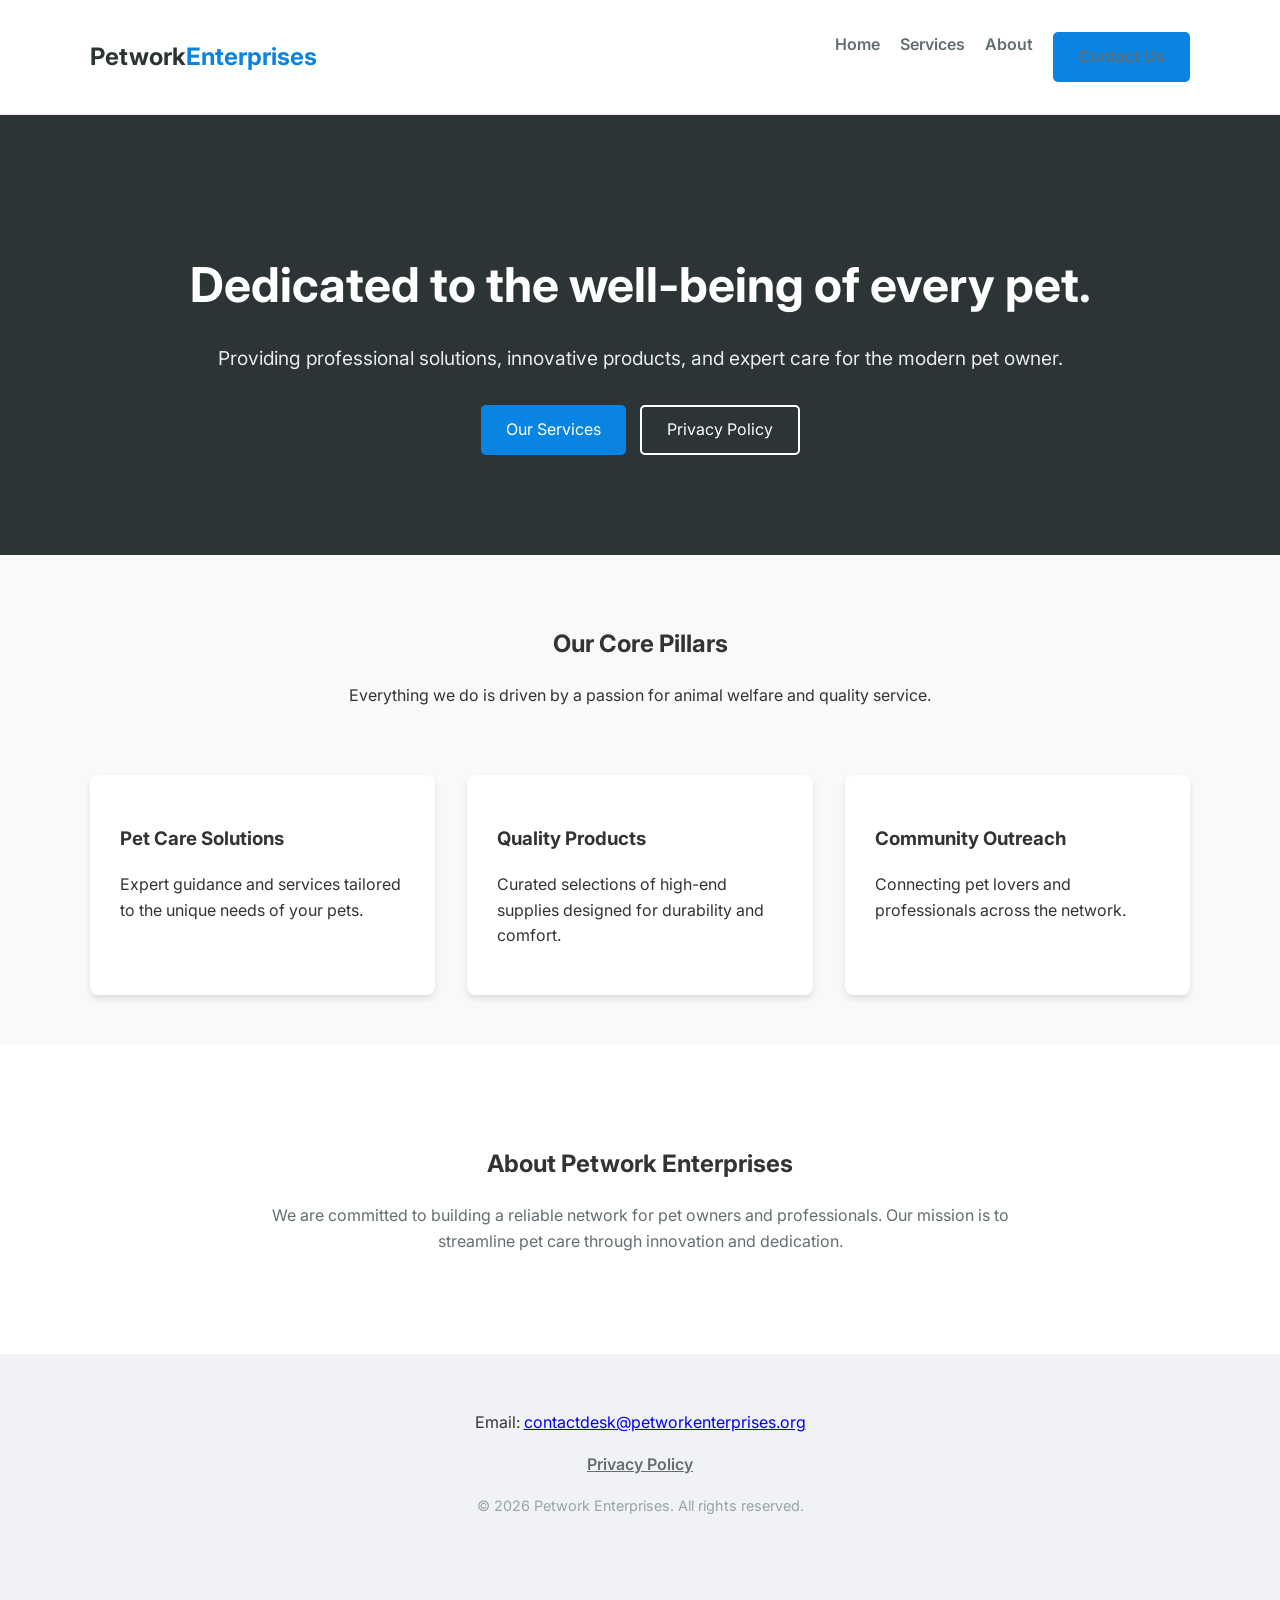
<file: index.html>
<!DOCTYPE html>
<html lang="en">
<head>
    <meta charset="UTF-8">
    <meta name="viewport" content="width=device-width, initial-scale=1.0">
    <title>Petwork Enterprises | Professional Pet Solutions</title>
    <meta name="description" content="Quality services and products for your beloved companions at Petwork Enterprises.">
    <link rel="stylesheet" href="./style.css">
    <link href="https://fonts.googleapis.com/css2?family=Inter:wght@300;400;600;700&display=swap" rel="stylesheet">
</head>
<body>

    <nav class="navbar">
        <div class="container">
            <a href="#" class="logo">Petwork<span>Enterprises</span></a>
            <ul class="nav-links">
                <li><a href="#home">Home</a></li>
                <li><a href="#services">Services</a></li>
                <li><a href="#about">About</a></li>
                <li><a href="mailto:contactdesk@petworkenterprises.org" class="btn-primary">Contact Us</a></li>
            </ul>
        </div>
    </nav>

    <header id="home" class="hero">
        <div class="container">
            <div class="hero-content">
                <h1>Dedicated to the well-being of every pet.</h1>
                <p>Providing professional solutions, innovative products, and expert care for the modern pet owner.</p>
                <div class="hero-btns">
                    <a href="#services" class="btn-primary">Our Services</a>
                    <a href="privacy-policy.html" class="btn-secondary">Privacy Policy</a>
                </div>
            </div>
        </div>
    </header>

    <section id="services" class="services-preview">
        <div class="container">
            <div class="section-title" style="text-align: center; padding-top: 50px;">
                <h2>Our Core Pillars</h2>
                <p>Everything we do is driven by a passion for animal welfare and quality service.</p>
            </div>
            <div class="grid">
                <div class="card">
                    <h3>Pet Care Solutions</h3>
                    <p>Expert guidance and services tailored to the unique needs of your pets.</p>
                </div>
                <div class="card">
                    <h3>Quality Products</h3>
                    <p>Curated selections of high-end supplies designed for durability and comfort.</p>
                </div>
                <div class="card">
                    <h3>Community Outreach</h3>
                    <p>Connecting pet lovers and professionals across the network.</p>
                </div>
            </div>
        </div>
    </section>

    <section id="about" style="background: #fff; padding: 80px 0;">
        <div class="container" style="text-align: center;">
            <h2>About Petwork Enterprises</h2>
            <p style="max-width: 800px; margin: 20px auto; color: #636e72;">
                We are committed to building a reliable network for pet owners and professionals. 
                Our mission is to streamline pet care through innovation and dedication.
            </p>
        </div>
    </section>

    <footer class="footer">
        <div class="container" style="text-align: center; padding-bottom: 40px;">
            <p>Email: <a href="mailto:contactdesk@petworkenterprises.org">contactdesk@petworkenterprises.org</a></p>
            <p style="margin-top: 15px;">
                <a href="privacy-policy.html" style="color: #636e72; text-decoration: underline; font-weight: 600;">Privacy Policy</a>
            </p>
            <p style="margin-top: 15px; font-size: 0.9rem; color: #95a5a6;">&copy; 2026 Petwork Enterprises. All rights reserved.</p>
        </div>
    </footer>

</body>
</html>
</file>
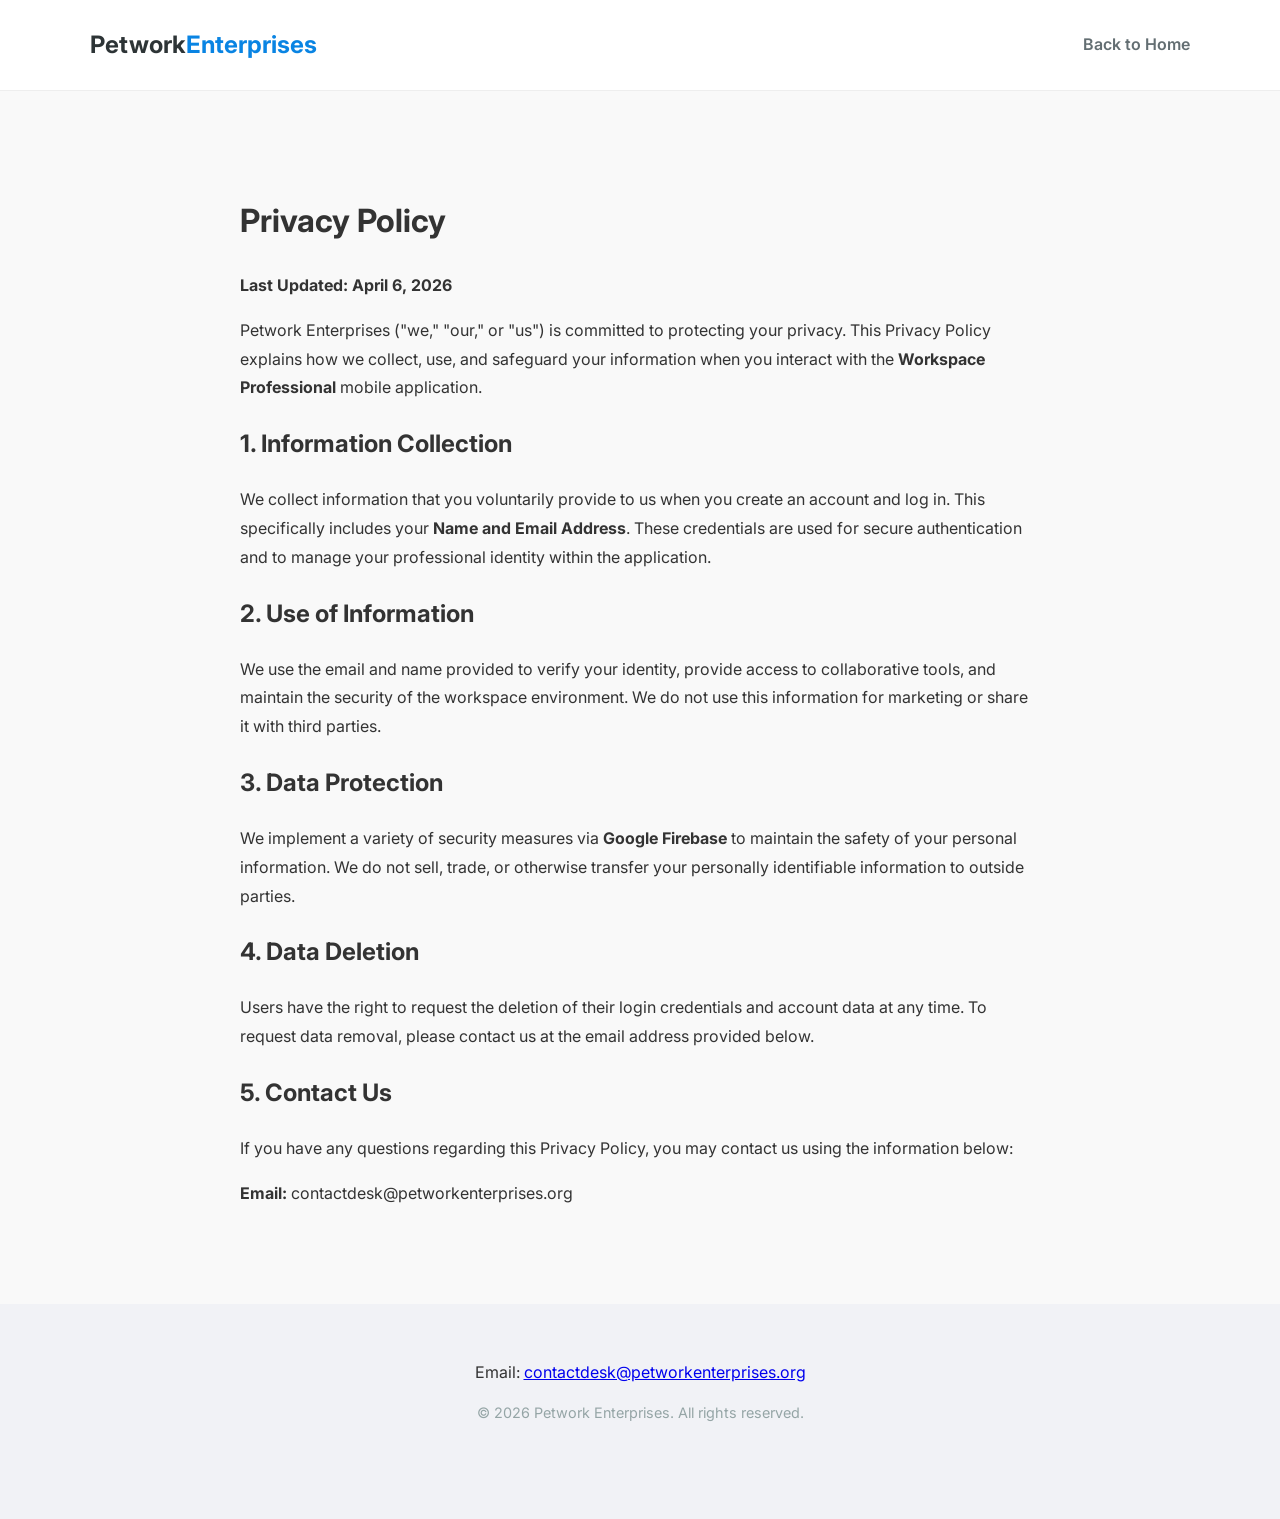
<file: privacy-policy.html>
<!DOCTYPE html>
<html lang="en">
<head>
    <meta charset="UTF-8">
    <meta name="viewport" content="width=device-width, initial-scale=1.0">
    <title>Privacy Policy | Petwork Enterprises</title>
    <link rel="stylesheet" href="style.css">
    <link href="https://fonts.googleapis.com/css2?family=Inter:wght@400;600;700&display=swap" rel="stylesheet">
</head>
<body>

    <nav class="navbar">
        <div class="container">
            <a href="index.html" class="logo">Petwork<span>Enterprises</span></a>
            <ul class="nav-links">
                <li><a href="index.html">Back to Home</a></li>
            </ul>
        </div>
    </nav>

    <div class="container" style="padding: 80px 0; max-width: 800px; line-height: 1.8;">
        <h1>Privacy Policy</h1>
        <p><strong>Last Updated: April 6, 2026</strong></p>
        
        <p>Petwork Enterprises ("we," "our," or "us") is committed to protecting your privacy. This Privacy Policy explains how we collect, use, and safeguard your information when you interact with the <strong>Workspace Professional</strong> mobile application.</p>

        <h2>1. Information Collection</h2>
        <p>We collect information that you voluntarily provide to us when you create an account and log in. This specifically includes your <strong>Name and Email Address</strong>. These credentials are used for secure authentication and to manage your professional identity within the application.</p>

        <h2>2. Use of Information</h2>
        <p>We use the email and name provided to verify your identity, provide access to collaborative tools, and maintain the security of the workspace environment. We do not use this information for marketing or share it with third parties.</p>

        <h2>3. Data Protection</h2>
        <p>We implement a variety of security measures via <strong>Google Firebase</strong> to maintain the safety of your personal information. We do not sell, trade, or otherwise transfer your personally identifiable information to outside parties.</p>

        <h2>4. Data Deletion</h2>
        <p>Users have the right to request the deletion of their login credentials and account data at any time. To request data removal, please contact us at the email address provided below.</p>

        <h2>5. Contact Us</h2>
        <p>If you have any questions regarding this Privacy Policy, you may contact us using the information below:</p>
        <p><strong>Email:</strong> contactdesk@petworkenterprises.org</p>
    </div>

    <footer class="footer">
        <div class="container" style="text-align: center; padding-bottom: 40px;">
            <p>Email: <a href="mailto:contactdesk@petworkenterprises.org">contactdesk@petworkenterprises.org</a></p>
            <p style="margin-top: 15px; font-size: 0.9rem; color: #95a5a6;">&copy; 2026 Petwork Enterprises. All rights reserved.</p>
        </div>
    </footer>

</body>
</html>
</file>
<file: style.css>
/* General Styles */
body {
    font-family: 'Inter', sans-serif;
    margin: 0;
    line-height: 1.6;
    color: #333;
    background-color: #f9f9f9;
}

.container {
    width: 90%;
    max-width: 1100px;
    margin: auto;
}

/* Navigation */
.navbar {
    background: #ffffff;
    padding: 1rem 0;
    border-bottom: 1px solid #eee;
    position: sticky;
    top: 0;
    z-index: 100;
}

.navbar .container {
    display: flex;
    justify-content: space-between;
    align-items: center;
}

.logo {
    font-size: 1.5rem;
    font-weight: 700;
    text-decoration: none;
    color: #2d3436;
}

.logo span {
    color: #0984e3; /* Professional Blue */
}

.nav-links {
    list-style: none;
    display: flex;
}

.nav-links li {
    margin-left: 20px;
}

.nav-links a {
    text-decoration: none;
    color: #636e72;
    font-weight: 600;
    transition: 0.3s;
}

.nav-links a:hover {
    color: #0984e3;
}

/* Hero Section */
.hero {
    background: #2d3436;
    color: #fff;
    padding: 100px 0;
    text-align: center;
}

.hero h1 {
    font-size: 3rem;
    margin-bottom: 1rem;
}

.hero p {
    font-size: 1.2rem;
    margin-bottom: 2rem;
    opacity: 0.9;
}

/* Buttons */
.btn-primary {
    background: #0984e3;
    color: #fff;
    padding: 12px 25px;
    border-radius: 5px;
    text-decoration: none;
    display: inline-block;
}

.btn-secondary {
    border: 2px solid #fff;
    color: #fff;
    padding: 10px 25px;
    border-radius: 5px;
    text-decoration: none;
    margin-left: 10px;
    display: inline-block;
}

/* Grid Layout */
.grid {
    display: grid;
    grid-template-columns: repeat(auto-fit, minmax(250px, 1fr));
    gap: 2rem;
    padding: 50px 0;
}

.card {
    background: #fff;
    padding: 30px;
    border-radius: 8px;
    box-shadow: 0 4px 6px rgba(0,0,0,0.1);
}

.footer {
    text-align: center;
    padding: 40px 0;
    background: #f1f2f6;
}
</file>
